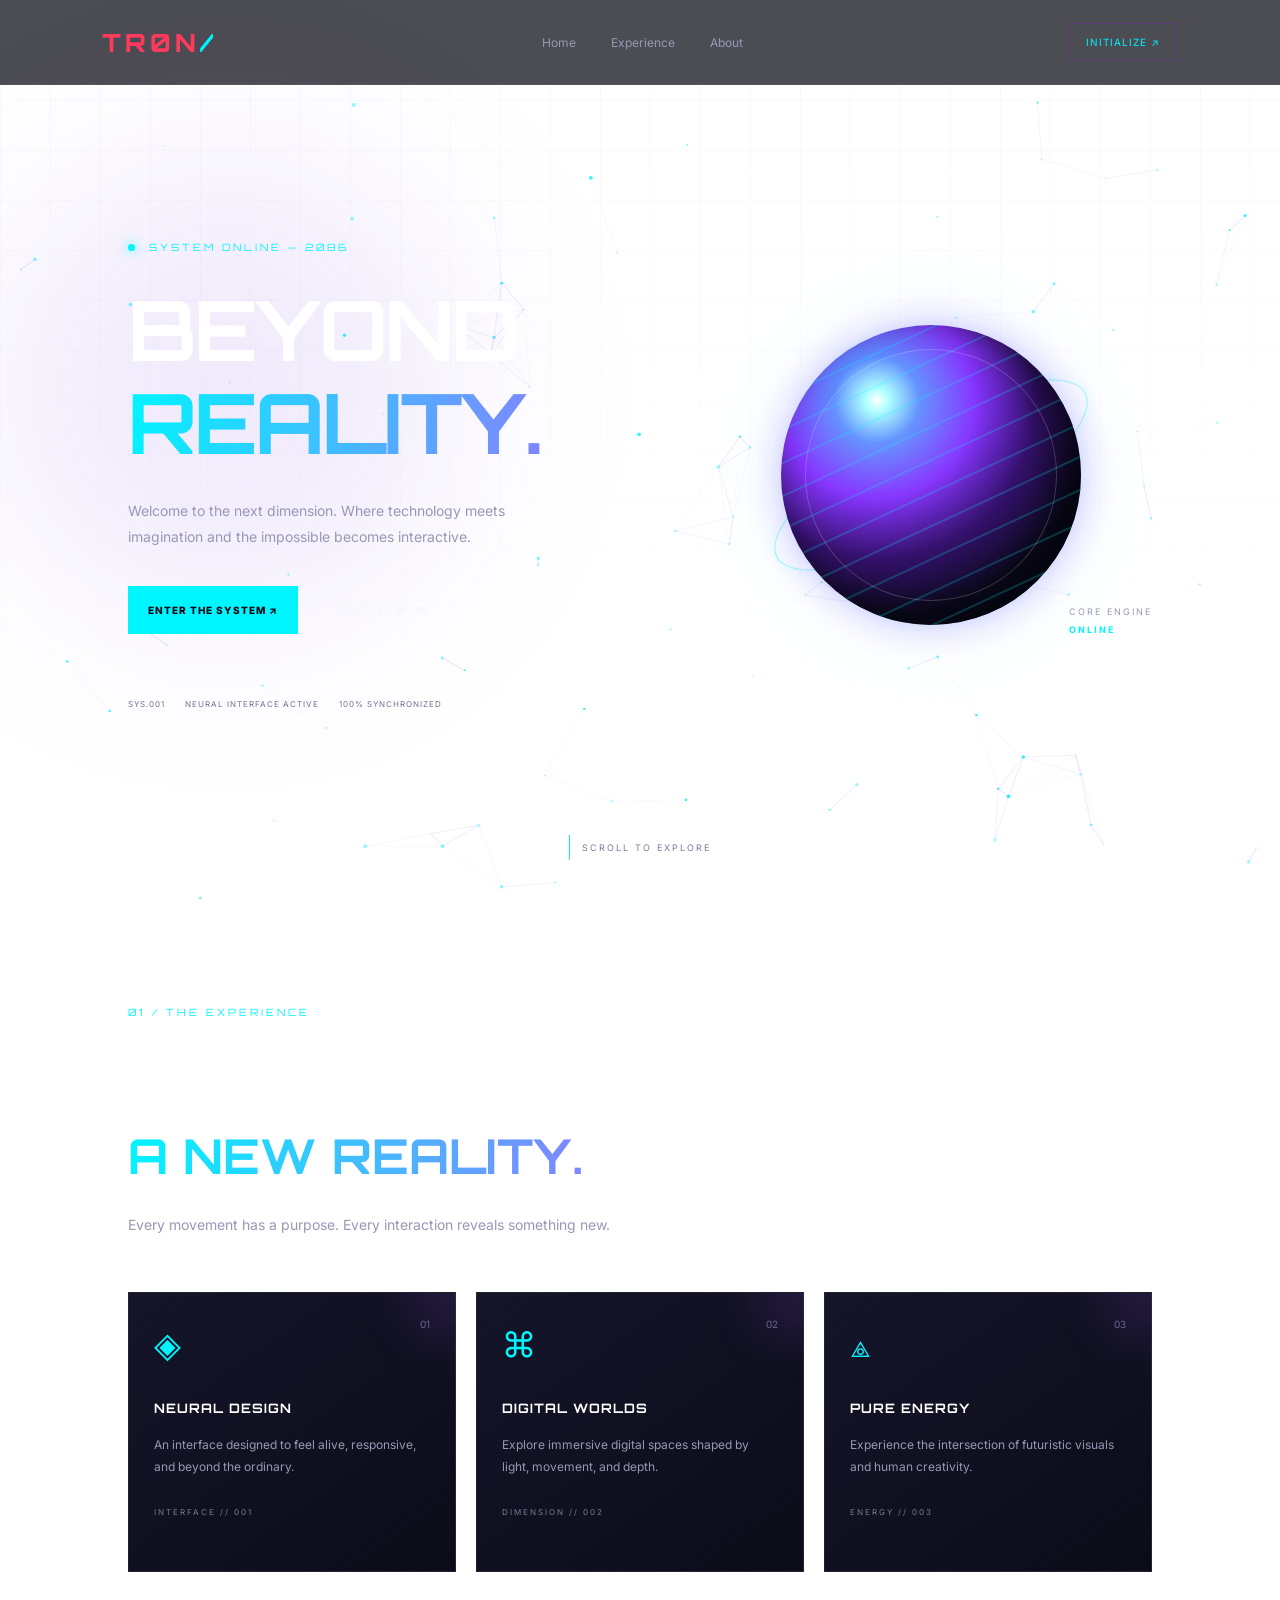
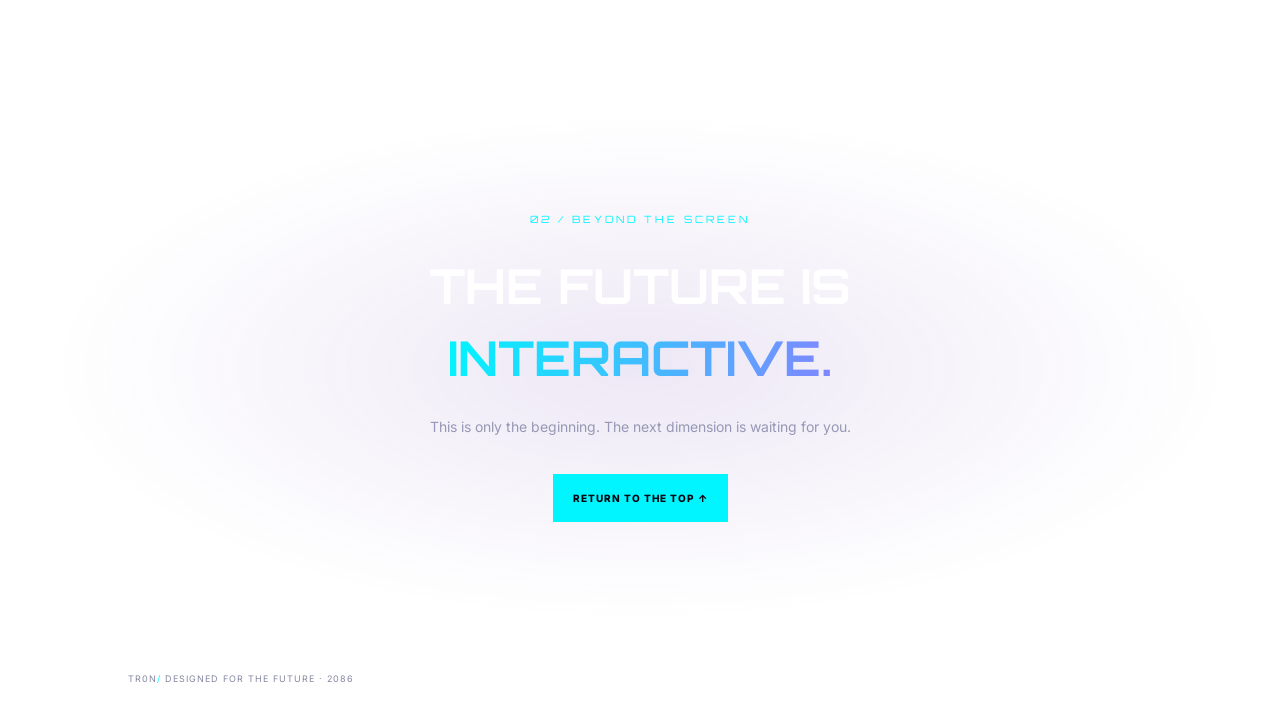
<file: NEXUS/index.html>
<!DOCTYPE html>
<html lang="en">
<head>
    <meta charset="UTF-8">
    <meta name="viewport" content="width=device-width, initial-scale=1.0">

    <title>NEXUS | Enter the Future</title>

    <link rel="stylesheet" href="style.css">
</head>

<body>

    <div class="background-grid"></div>
    <canvas id="particles"></canvas>

    <header class="navbar">
        <a href="#home" class="logo">TR0N<span>/</span></a>

        <nav>
            <a href="#home">Home</a>
            <a href="#experience">Experience</a>
            <a href="#about">About</a>
        </nav>

        <a href="#experience" class="nav-button">INITIALIZE ↗</a>
    </header>

    <main>

        <section class="hero" id="home">

            <div class="hero-content">

                <p class="eyebrow">
                    <span class="status-dot"></span>
                    SYSTEM ONLINE — 2086
                </p>

                <h1>
                    BEYOND<br>
                    <span class="gradient-text">REALITY.</span>
                </h1>

                <p class="hero-description">
                    Welcome to the next dimension.
                    Where technology meets imagination
                    and the impossible becomes interactive.
                </p>

                <div class="hero-actions">
                    <a href="#experience" class="primary-button">
                        ENTER THE SYSTEM ↗
                    </a>

                    <a href="#about" class="secondary-button">
                        DISCOVER MORE
                    </a>
                </div>

                <div class="system-info">
                    <span>SYS.001</span>
                    <span>NEURAL INTERFACE ACTIVE</span>
                    <span>100% SYNCHRONIZED</span>
                </div>

            </div>

            <div class="orb-container">
                <div class="orb-ring ring-one"></div>
                <div class="orb-ring ring-two"></div>
                <div class="orb-ring ring-three"></div>

                <div class="orb" id="orb">
                    <div class="orb-shine"></div>
                </div>

                <div class="orb-label">
                    <span>CORE ENGINE</span>
                    <strong>ONLINE</strong>
                </div>
            </div>

            <div class="scroll-indicator">
                <span></span>
                SCROLL TO EXPLORE
            </div>

        </section>

        <section class="experience section" id="experience">

            <p class="eyebrow">01 / THE EXPERIENCE</p>

            <h2>
                NOT JUST A WEBSITE.<br>
                <span class="gradient-text">A NEW REALITY.</span>
            </h2>

            <p class="section-description">
                Every movement has a purpose.
                Every interaction reveals something new.
            </p>

            <div class="cards">

                <article class="feature-card">
                    <span class="card-number">01</span>
                    <div class="card-icon">◈</div>
                    <h3>NEURAL DESIGN</h3>
                    <p>
                        An interface designed to feel alive,
                        responsive, and beyond the ordinary.
                    </p>
                    <span class="card-footer">INTERFACE // 001</span>
                </article>

                <article class="feature-card">
                    <span class="card-number">02</span>
                    <div class="card-icon">⌘</div>
                    <h3>DIGITAL WORLDS</h3>
                    <p>
                        Explore immersive digital spaces
                        shaped by light, movement, and depth.
                    </p>
                    <span class="card-footer">DIMENSION // 002</span>
                </article>

                <article class="feature-card">
                    <span class="card-number">03</span>
                    <div class="card-icon">⟁</div>
                    <h3>PURE ENERGY</h3>
                    <p>
                        Experience the intersection of
                        futuristic visuals and human creativity.
                    </p>
                    <span class="card-footer">ENERGY // 003</span>
                </article>

            </div>

        </section>

        <section class="about section" id="about">

            <p class="eyebrow">02 / BEYOND THE SCREEN</p>

            <h2>THE FUTURE IS<br>
                <span class="gradient-text">INTERACTIVE.</span>
            </h2>

            <p class="section-description">
                This is only the beginning.
                The next dimension is waiting for you.
            </p>

            <a href="#home" class="primary-button">
                RETURN TO THE TOP ↑
            </a>

        </section>

    </main>

    <footer>
        <span>TR0N<span class="accent">/</span>
        <span>DESIGNED FOR THE FUTURE · 2086</span>
    </footer>

    <script src="script.js"></script>

</body>
</html>
</file>
<file: NEXUS/style.css>
@import url('https://fonts.googleapis.com/css2?family=Orbitron:wght@400;500;600;700;800&family=Inter:wght@400;500;600;700&display=swap');

:root {
    --bg: #070811;
    --cyan: #00f5ff;
    --purple: #a855f7;
    --pink: #ff35c6;
    --text: #f4f5ff;
    --muted: #9698b5;
}

* {
    margin: 0;
    padding: 0;
    box-sizing: border-box;
}

html {
    scroll-behavior: smooth;
    scroll-padding-top: 90px;
}

body {
    background: 0b0b0b;
    color: white;
    font-family: 'Inter', sans-serif;
    overflow-x: hidden;
}

a {
    color: #ff3b5c;
    text-decoration: none;
}

.background-grid {
    position: fixed;
    inset: 0;
    z-index: -2;
    pointer-events: none;

    background-image:
        linear-gradient(#8c69ff0c 1px, transparent 1px),
        linear-gradient(90deg, #8c69ff0c 1px, transparent 1px);

    background-size: 50px 50px;

    mask-image: linear-gradient(
        to bottom,
        black,
        transparent 90%
    );
}

#particles {
    position: fixed;
    inset: 0;
    width: 100%;
    height: 100%;
    z-index: -1;
    pointer-events: none;
}

.navbar {
    min-height: 85px;
    padding: 20px 8%;

    display: flex;
    align-items: center;
    justify-content: space-between;
    gap: 25px;

    border-bottom: 1px solid #ffffff12;
    background: #070811b8;
    backdrop-filter: blur(15px);
}

.logo {
    font-family: 'Orbitron', sans-serif;
    font-size: 25px;
    font-weight: 800;
    letter-spacing: 4px;
}

.logo span,
.accent {
    color: var(--cyan);
}

.navbar nav {
    display: flex;
    gap: 35px;
}

.navbar nav a {
    font-size: 12px;
    color: var(--muted);
    transition: color 0.3s;
}

.navbar nav a:hover {
    color: var(--cyan);
}

.nav-button {
    border: 1px solid #9900ff33;
    padding: 12px 17px;
    font-size: 10px;
    letter-spacing: 1px;
    color: var(--cyan);
    transition: 0.3s;
}

.nav-button:hover {
    background: var(--cyan);
    color: var(--bg);
    box-shadow: 0 0 25px #00f5ff40;
}

.hero {
    min-height: 650px;
    min-height: min(800px, calc(100svh - 85px));

    padding: 80px 10% 100px;

    display: grid;
    grid-template-columns: 1.1fr 0.9fr;
    align-items: center;
    gap: 40px;

    position: relative;
    isolation: isolate;
}

.hero::before {
    content: "";
    position: absolute;
    width: 450px;
    height: 450px;
    left: 0;
    top: 10%;

    background: #6d28d91a;
    filter: blur(100px);
    border-radius: 50%;
    z-index: -1;
}

.hero-content {
    animation: appear 1s ease both;
}

.eyebrow {
    font-family: 'Orbitron', sans-serif;
    font-size: 10px;
    letter-spacing: 3px;
    color: var(--cyan);
    margin-bottom: 30px;
}

.status-dot {
    display: inline-block;
    width: 7px;
    height: 7px;
    margin-right: 8px;
    border-radius: 50%;
    background: var(--cyan);
    box-shadow: 0 0 12px var(--cyan);
    animation: blink 1.5s infinite;
}

h1,
h2,
h3 {
    font-family: 'Orbitron', sans-serif;
}

.hero h1 {
    font-size: clamp(48px, 6.5vw, 88px);
    line-height: 1.12;
    letter-spacing: -3px;
}

.gradient-text {
    background: linear-gradient(
        100deg,
        var(--cyan),
        #8b7cff 55%,
        var(--pink)
    );

    background-size: 200% auto;
    background-clip: text;
    -webkit-background-clip: text;
    color: transparent;

    animation: gradientFlow 5s linear infinite;
}

.hero-description {
    max-width: 430px;
    margin-top: 28px;
    color: var(--muted);
    line-height: 1.9;
    font-size: 14px;
}

.hero-actions {
    display: flex;
    flex-wrap: wrap;
    gap: 15px;
    margin-top: 35px;
}

.primary-button,
.secondary-button {
    display: inline-flex;
    align-items: center;
    justify-content: center;

    min-height: 48px;
    padding: 15px 20px;

    font-size: 10px;
    letter-spacing: 1px;

    transition:
        transform 0.3s,
        background 0.3s,
        box-shadow 0.3s;
}

.primary-button {
    background: var(--cyan);
    color: #050711;
    font-weight: 800;
}

.primary-button:hover {
    transform: translateY(-4px);
    box-shadow: 0 0 30px #00f5ff50;
}

.secondary-button {
    border: 1px solid #ffffff30;
    color: var(--text);
}

.secondary-button:hover {
    border-color: var(--purple);
    transform: translateY(-4px);
}

.system-info {
    display: flex;
    flex-wrap: wrap;
    gap: 20px;
    margin-top: 65px;

    color: #71748f;
    font-size: 8px;
    letter-spacing: 1px;
}

.orb-container {
    min-height: 400px;
    display: grid;
    place-items: center;
    position: relative;
    isolation: isolate;
    perspective: 800px;
}

.orb {
    width: clamp(180px, 25vw, 300px);
    aspect-ratio: 1;

    position: relative;
    overflow: hidden;
    border-radius: 50%;

    background:
        radial-gradient(
            circle at 32% 25%,
            #ffffff 0%,
            #a6ffff 4%,
            #5c8dff 14%,
            #8635ff 32%,
            #35116d 52%,
            #0c0b21 72%
        );

    box-shadow:
        0 0 40px #7b42ff55,
        0 0 100px #00f5ff16,
        inset -20px -15px 40px #000000a0;

    transition: transform 0.15s ease-out;
    animation: orbFloat 5s ease-in-out infinite;
}

.orb::before {
    content: "";
    position: absolute;
    inset: -50%;

    background: repeating-linear-gradient(
        transparent 0 15px,
        #00f5ff35 16px 17px,
        transparent 18px 30px
    );

    transform: rotate(-25deg);
    animation: orbLines 8s linear infinite;
}

.orb-shine {
    position: absolute;
    inset: 8%;

    border-radius: 50%;
    border: 1px solid #ffffff30;

    background: radial-gradient(
        circle at 30% 25%,
        #ffffff18,
        transparent 40%
    );
}

.orb-ring {
    position: absolute;
    width: 350px;
    height: 110px;

    border: 1px solid #00f5ff70;
    border-radius: 50%;

    box-shadow: 0 0 15px #00f5ff15;
    pointer-events: none;
}

.ring-one {
    transform: rotate(-28deg);
    animation: ringRotate 10s linear infinite;
}

.ring-two {
    transform: rotate(55deg) scale(0.85);
    border-color: #d26aff70;
    animation: ringRotate 14s linear infinite reverse;
}

.ring-three {
    width: 300px;
    height: 300px;
    border-color: #ffffff16;
}

.orb-label {
    position: absolute;
    right: 0;
    bottom: 10%;

    display: flex;
    flex-direction: column;
    gap: 7px;

    font-size: 9px;
    letter-spacing: 2px;
}

.orb-label span {
    color: var(--muted);
}

.orb-label strong {
    color: var(--cyan);
}

.scroll-indicator {
    position: absolute;
    bottom: 25px;
    left: 50%;

    transform: translateX(-50%);

    display: flex;
    align-items: center;
    gap: 12px;

    font-size: 9px;
    letter-spacing: 2px;
    color: #777b99;
}

.scroll-indicator span {
    height: 25px;
    width: 1px;
    background: var(--cyan);
    animation: scrollPulse 1.5s infinite;
}

.section {
    padding: 120px 10%;
    border-top: 1px solid #ffffff12;
}

.section h2 {
    font-size: clamp(27px, 4vw, 48px);
    line-height: 1.5;
}

.section-description {
    margin-top: 20px;
    max-width: 530px;
    color: var(--muted);
    font-size: 14px;
    line-height: 1.8;
}

.cards {
    display: grid;
    grid-template-columns: repeat(3, minmax(0, 1fr));
    gap: 20px;
    margin-top: 55px;
}

.feature-card {
    min-height: 280px;
    padding: 30px 25px;

    position: relative;
    overflow: hidden;

    background: linear-gradient(145deg, #15152a, #0b0c17);
    border: 1px solid #ffffff15;

    transition:
        transform 0.35s,
        border-color 0.35s,
        box-shadow 0.35s;
}

.feature-card::after {
    content: "";
    position: absolute;
    width: 100px;
    height: 100px;
    right: -50px;
    top: -50px;

    border-radius: 50%;
    background: #a855f720;
    filter: blur(25px);
    transition: 0.4s;
}

.feature-card:hover {
    transform: translateY(-10px);
    border-color: #00f5ff80;
    box-shadow: 0 15px 45px #00000055;
}

.feature-card:hover::after {
    transform: scale(2);
}

.card-number {
    position: absolute;
    top: 25px;
    right: 25px;
    color: #676987;
    font-size: 10px;
}

.card-icon {
    color: var(--cyan);
    font-size: 35px;
    margin-bottom: 35px;
}

.feature-card h3 {
    font-size: 13px;
    letter-spacing: 1px;
}

.feature-card p {
    color: var(--muted);
    line-height: 1.8;
    font-size: 12px;
    margin-top: 18px;
}

.card-footer {
    display: block;
    margin-top: 30px;
    font-size: 8px;
    letter-spacing: 2px;
    color: #787b9b;
}

.about {
    text-align: center;
    background:
        radial-gradient(
            ellipse at center,
            #5522a31b,
            transparent 65%
        );
}

.about .eyebrow {
    margin-bottom: 25px;
}

.about .section-description {
    margin: 20px auto 35px;
}

footer {
    display: flex;
    justify-content: space-between;
    flex-wrap: wrap;
    gap: 15px;

    padding: 30px 10%;

    border-top: 1px solid #ffffff12;
    color: #8587a0;

    font-size: 9px;
    letter-spacing: 1px;
}

@keyframes appear {
    from {
        opacity: 0;
        transform: translateY(30px);
    }

    to {
        opacity: 1;
        transform: translateY(0);
    }
}

@keyframes blink {
    50% {
        opacity: 0.3;
    }
}

@keyframes orbFloat {
    50% {
        transform: translateY(-15px);
    }
}

@keyframes ringRotate {
    to {
        rotate: 360deg;
    }
}

@keyframes orbLines {
    to {
        translate: 0 60px;
    }
}

@keyframes gradientFlow {
    to {
        background-position: 200% center;
    }
}

@keyframes scrollPulse {
    50% {
        opacity: 0.3;
        transform: scaleY(0.6);
    }
}

@media (max-width: 900px) {
    .hero {
        padding-left: 6%;
        padding-right: 6%;
        gap: 10px;
    }

    .navbar {
        padding-left: 5%;
        padding-right: 5%;
    }

    .cards {
        grid-template-columns: 1fr;
    }

    .feature-card {
        min-height: 230px;
    }

    .orb-ring {
        max-width: 95%;
    }

    .system-info {
        gap: 12px;
    }
}

@media (max-width: 650px) {
    .navbar {
        flex-wrap: wrap;
    }

    .navbar nav {
        order: 3;
        width: 100%;
        justify-content: space-between;
        gap: 10px;
    }

    .nav-button {
        padding: 10px;
        font-size: 9px;
    }

    .hero {
        grid-template-columns: 1fr;
        padding: 70px 7% 100px;
        text-align: center;
    }

    .hero-description {
        margin-left: auto;
        margin-right: auto;
    }

    .hero-actions {
        justify-content: center;
    }

    .system-info {
        justify-content: center;
        margin-top: 35px;
    }

    .orb-container {
        min-height: 350px;
    }

    .orb-label {
        right: 2%;
        bottom: 0;
    }

    .section {
        padding: 80px 7%;
    }

    .scroll-indicator {
        white-space: nowrap;
    }

    footer {
        padding: 25px 7%;
    }
}

@media (prefers-reduced-motion: reduce) {
    *,
    *::before,
    *::after {
        animation-duration: 0.01ms !important;
        animation-iteration-count: 1 !important;
        scroll-behavior: auto !important;
        transition-duration: 0.01ms !important;
    }
}
</file>
